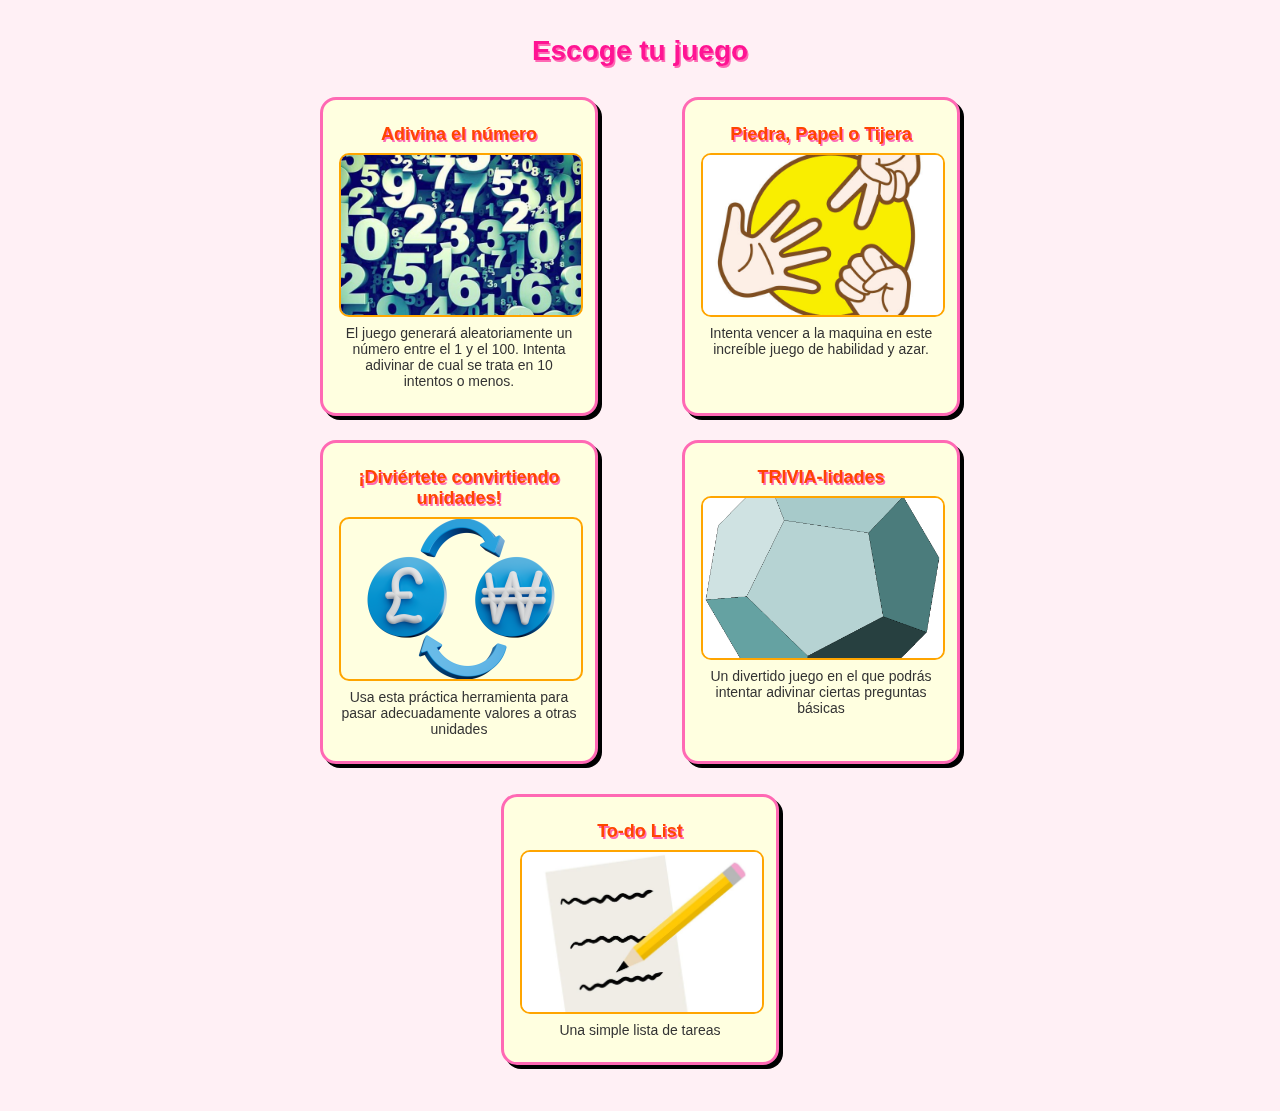
<file: index.html>
<!DOCTYPE html>
<html lang="en">
<head>
    <meta charset="UTF-8">
    <meta name="viewport" content="width=device-width, initial-scale=1.0">
    <title>Juegarrales</title>
    <link rel="stylesheet" href="juegos.css">
</head>
<body>
    <h1>Escoge tu juego</h1>
    <div>
        <a href="juegos/numeros/numeros.html">
            <h1>Adivina el número</h1>
            <img src="img/numeros.jpg" alt="">
            <p>El juego generará aleatoriamente un número entre el 1 y el 100. Intenta adivinar de cual se trata en 10 intentos o menos.</p>
        </a>
    
    
        <a href="juegos/tijereta/tijereta.html">
            <h1>Piedra, Papel o Tijera</h1>
            <img src="img/tijereta.jpg" alt="">
            <p>Intenta vencer a la maquina en este increíble juego de habilidad y azar.</p>
        </a>
    

        <a href="juegos/conversor/conversor.html">
            <h1>¡Diviértete convirtiendo unidades!</h1>
            <img src="img/wones.png" alt="">
            <p>Usa esta práctica herramienta para pasar adecuadamente valores a otras unidades</p>
        </a>
    
    
        <a href="juegos/trivia/trivia.html">
            <h1>TRIVIA-lidades</h1>
            <img src="img/dodecaedro.png" alt="">
            <p>Un divertido juego en el que podrás intentar adivinar ciertas preguntas básicas</p>
        </a>
    </div>
    <div class="contenedor-juegos">
        <a href="">
            <h1>To-do List</h1>
            <img src="img/todo.jpg" alt="">
            <p>Una simple lista de tareas</p>
        </a>
    </div>
</body>
</html>
</file>
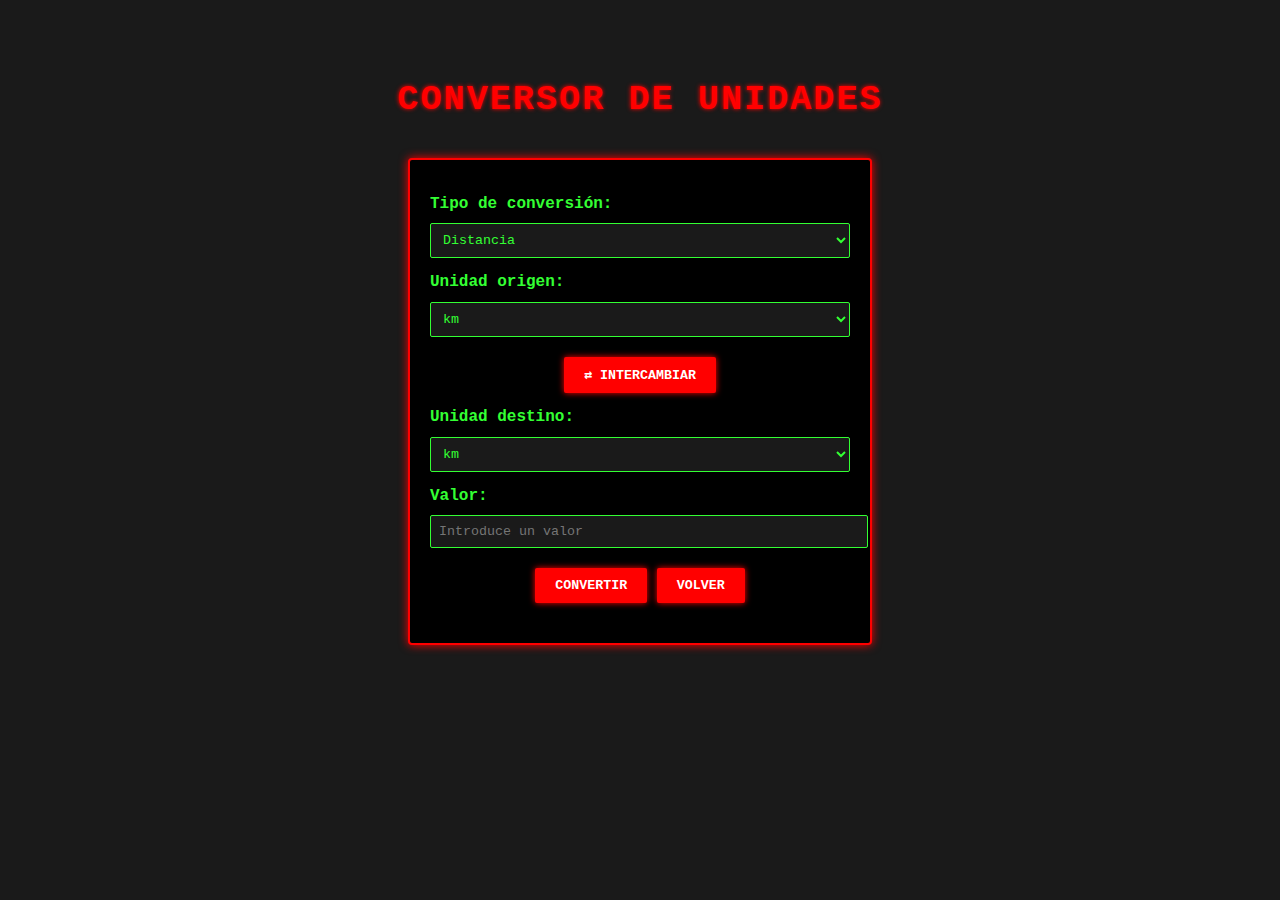
<file: juegos/conversor/conversor.html>
<!DOCTYPE html>
<html lang="es">
<head>
  <meta charset="UTF-8" />
  <meta name="viewport" content="width=device-width, initial-scale=1.0" />
  <title>Conversor de Unidades</title>
  <link rel="stylesheet" href="conversor.css" />
</head>
<body>
  <h1>Conversor de Unidades</h1>

  <div class="conversor">
    <label for="tipo">Tipo de conversión:</label>
    <select id="tipo">
      <option value="distancia">Distancia</option>
      <option value="moneda">Moneda</option>
    </select>

    <label for="origen">Unidad origen:</label>
    <select id="origen"></select>

    <button id="intercambiar">⇄ Intercambiar</button>

    <label for="destino">Unidad destino:</label>
    <select id="destino"></select>

    <label for="valor">Valor:</label>
    <input type="number" id="valor" placeholder="Introduce un valor" />

    <button onclick="convertir()">Convertir</button>
    <button onclick="history.back()">Volver</button>

    <div id="resultado"></div>
  </div>

  <script src="conversor.js"></script>
</body>
</html>
</file>
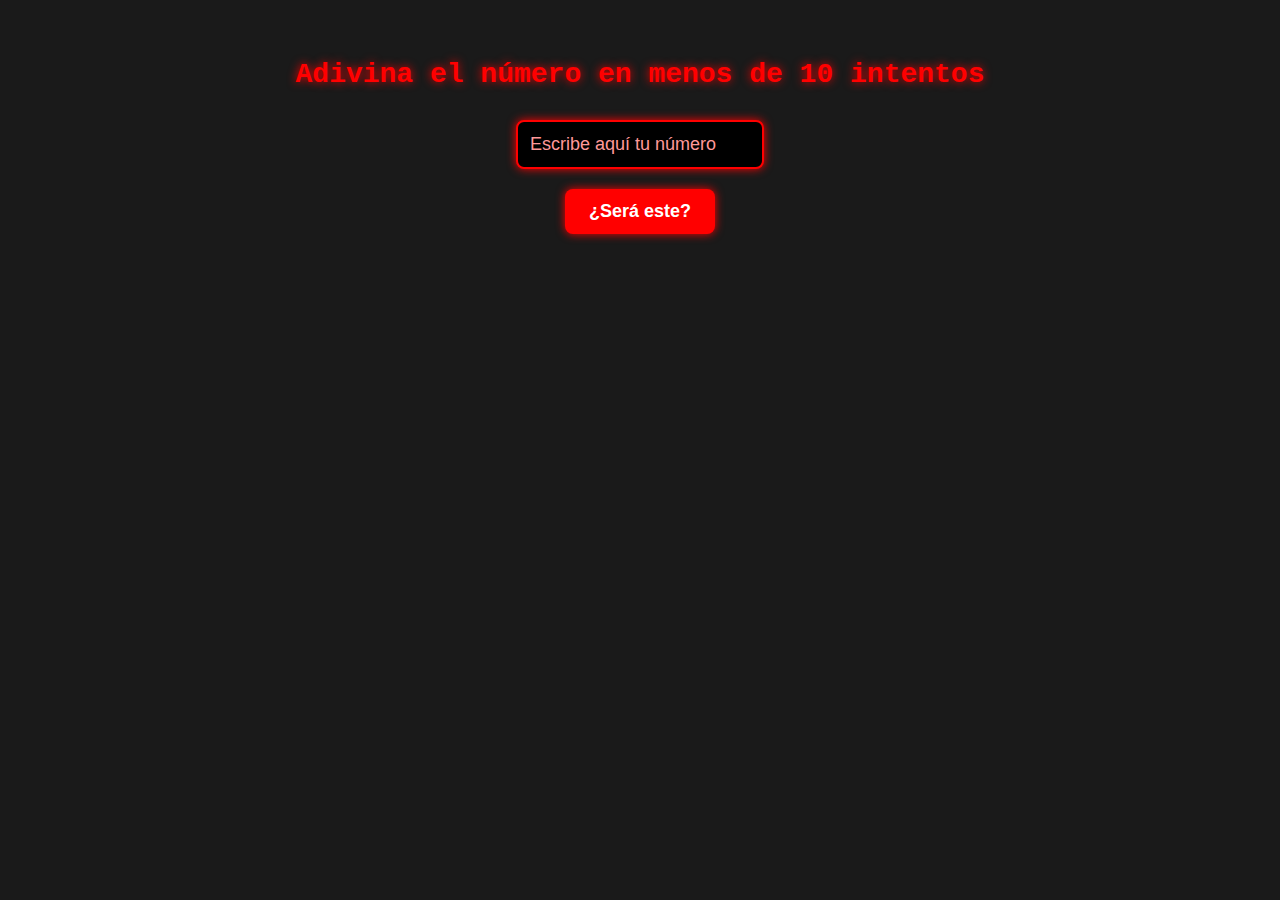
<file: juegos/numeros/numeros.html>
<!DOCTYPE html>
<html lang="en">
<head>
    <meta charset="UTF-8">
    <meta name="viewport" content="width=device-width, initial-scale=1.0">
    <title>Adivina el número</title>
    <link rel="stylesheet" href="numeros.css">
    
</head>
<body>
    <h1>Adivina el número en menos de 10 intentos</h1>
    <div>
        <input type="number" placeholder="Escribe aquí tu número">
        <button>¿Será este?</button>
        <button onclick="history.back()" class="volver" style="display: none;">⏪ Volver</button>

    </div>
</body>
<script src="numero.js"></script>
</html>
</file>
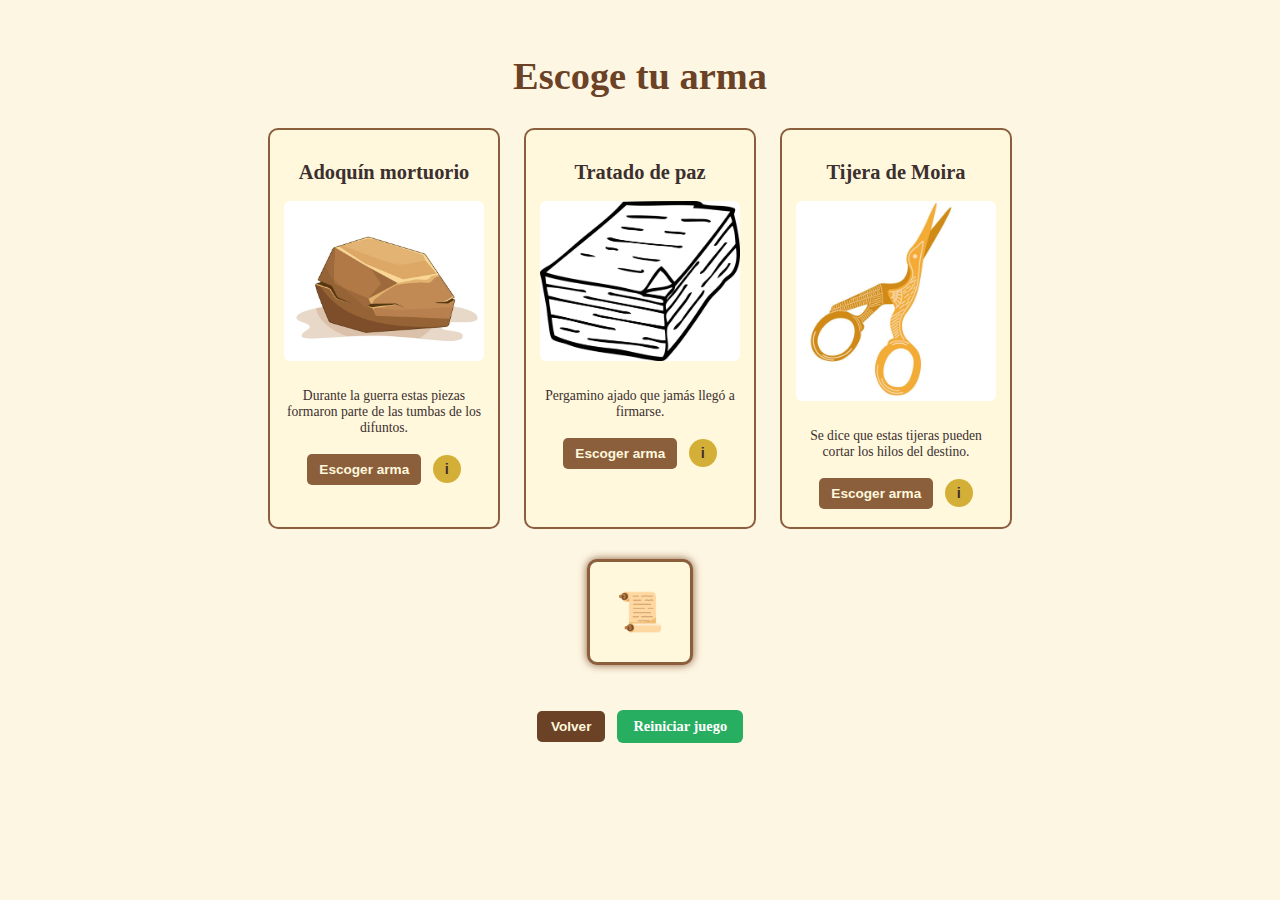
<file: juegos/tijereta/tijereta.html>
<!DOCTYPE html>
<html lang="es">
<head>
  <meta charset="UTF-8" />
  <meta name="viewport" content="width=device-width, initial-scale=1.0"/>
  <title>Piedra, Papel o Tijera</title>
  <link rel="stylesheet" href="tijereta.css" />
</head>
<body>
  <h1>Escoge tu arma</h1>
  <div id="armas">
    <div class="arma" data-arma="piedra">
      <h2>Adoquín mortuorio</h2>
      <img src="img/piedra.jpg" alt="Piedra" />
      <p>Durante la guerra estas piezas formaron parte de las tumbas de los difuntos.</p>
      <button class="btnArma">Escoger arma</button>
      <button class="btnInfo">i</button>
      <p class="info-text">Debilidad:📋</p>
      <p class="info-text">Resistencia:✂️</p>
      <p class="info-text">Neutro:🥌</p>
    </div>

    <div class="arma" data-arma="papel">
      <h2>Tratado de paz</h2>
      <img src="img/papel.jpg" alt="Papel" />
      <p>Pergamino ajado que jamás llegó a firmarse.</p>
      <button class="btnArma">Escoger arma</button>
      <button class="btnInfo">i</button>
      <p class="info-text">Debilidad:✂️</p>
      <p class="info-text">Resistencia:🥌</p>
      <p class="info-text">Neutro:📋</p>
    </div>

    <div class="arma" data-arma="tijera">
      <h2>Tijera de Moira</h2>
      <img src="img/tijera.jpg" alt="Tijera" />
      <p>Se dice que estas tijeras pueden cortar los hilos del destino.</p>
      <button class="btnArma">Escoger arma</button>
      <button class="btnInfo">i</button>
      <p class="info-text">Debilidad:🥌</p>
      <p class="info-text">Resistencia:📋</p>
      <p class="info-text">Neutro:✂️</p>
    </div>
  </div>

<div class="recuadro-maquina">
  <div id="emojiMaquina" class="emoji-rotando">🥌</div>
</div>


  <div id="resultadoMaquina" class="resultado-ruleta"></div>
  <div id="resultadoFinal" class="resultado-final"></div>
  <button class="volver" onclick="history.back()">Volver</button>
  <button id="btnReiniciar" class="reiniciar">Reiniciar juego</button>

  <script src="tijereta.js"></script>
</body>
</html>
</file>
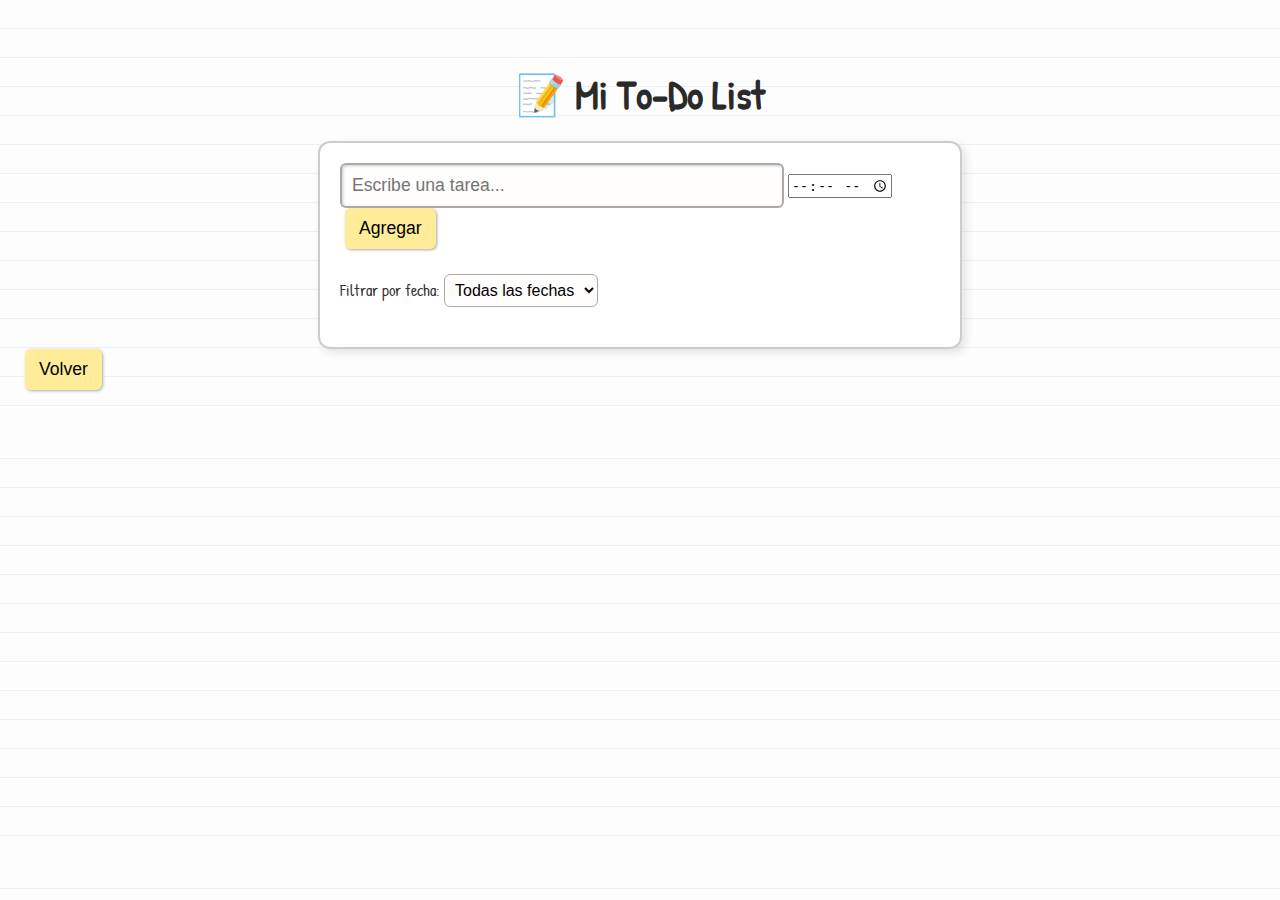
<file: juegos/todo/todo.html>
<!DOCTYPE html>
<html lang="es">
<head>
  <meta charset="UTF-8">
  <title>Lista de Tareas</title>
  <link rel="stylesheet" href="todo.css">
</head>
<body>
  <h1>📝 Mi To-Do List</h1>

  <div class="todo-container">
    <input type="text" id="nueva-tarea" placeholder="Escribe una tarea...">
    <input type="time" id="hora-tarea" title="Hora de la tarea">
    <button id="agregar">Agregar</button>

    <div class="filtro">
      <label for="filtro-fecha">Filtrar por fecha:</label>
      <select id="filtro-fecha">
        <option value="todas">Todas las fechas</option>
      </select>
    </div>

    <ul id="lista-tareas"></ul>
  </div>
  <button onclick="history.back()">Volver</button>

  <script src="todo.js"></script>
</body>
</html>
</file>
<file: juegos.css>
/* Estilo general */
body {
  font-family: 'Comic Sans MS', cursive, sans-serif;
  background-color: #fff0f5;
  margin: 0;
  padding: 16px;
  text-align: center;
}

body::before {
  content: "";
  position: fixed;
  top: 0; left: 0;
  width: 100%; height: 100%;
  background: url('https://gifdb.com/images/high/animated-stars-loading-icon-38ccjfav8iijnqrb.gif') repeat;
  animation: moverFondo 60s linear infinite;
  z-index: -1;
  opacity: 0.2;
}

@keyframes moverFondo {
  0% { background-position: 0 0; }
  100% { background-position: 1000px 1000px; }
}


h1 {
  font-size: 28px;
  color: #ff1493;
  text-shadow: 1.5px 1.5px #ff69b4;
  margin-bottom: 30px;
}

/* Contenedor principal de los 8 juegos */
body > div:first-of-type {
  display: grid;
  grid-template-columns: repeat(2, 1fr);
  gap: 24px;
  max-width: 700px;
  margin: 0 auto 30px;
  justify-items: center;
}

/* Último bloque centrado debajo */
.contenedor-juegos {
  display: flex;
  justify-content: center;
  margin-bottom: 30px;
}

/* Estilo para cada enlace de juego */
a {
  background-color: #ffffe0;
  border: 3px solid #ff69b4;
  border-radius: 16px;
  box-shadow: 4px 4px 0 #000;
  width: 240px;
  padding: 16px;
  text-decoration: none;
  color: #000;
  display: block;
  transition: transform 0.2s ease;
}

a:hover {
  transform: scale(1.04);
}

a h1 {
  font-size: 18px;
  margin: 8px 0;
  color: #ff4500;
}

a img {
  width: 100%;
  height: 160px;
  object-fit: cover;
  border-radius: 10px;
  margin: 8px 0;
  border: 2px solid #ffa500;
  display: block;
}

a p {
  font-size: 14px;
  color: #333;
  margin: 8px 0;
}



/* 📱 Responsive: móviles y tablets */
@media (max-width: 768px) {
  body > div:first-of-type {
    grid-template-columns: 1fr;
  }

  .contenedor-juegos {
    flex-direction: column;
    align-items: center;
  }

  a {
    width: 90%;
    max-width: 320px;
  }

  h1 {
    font-size: 24px;
  }

  a h1 {
    font-size: 16px;
  }

  a img {
    height: 140px;
  }
}
</file>
<file: juegos/conversor/conversor.css>
body {
  font-family: 'Courier New', Courier, monospace;
  background-color: #1a1a1a;
  color: #33ff33;
  text-align: center;
  padding: 40px;
  line-height: 1.6;
}

h1 {
  font-size: 2.2rem;
  color: #ff0000;
  text-transform: uppercase;
  letter-spacing: 2px;
  margin-bottom: 30px;
  text-shadow: 0 0 4px #ff0000;
}

.conversor {
  background-color: #000000;
  border: 2px solid #ff0000;
  padding: 20px;
  border-radius: 4px;
  max-width: 420px;
  margin: 0 auto;
  box-shadow: 0 0 10px #ff0000;
}

label {
  display: block;
  margin-top: 12px;
  font-weight: bold;
  color: #33ff33;
  text-align: left;
}

select,
input {
  width: 100%;
  padding: 8px;
  margin-top: 6px;
  background-color: #1a1a1a;
  color: #33ff33;
  border: 1px solid #33ff33;
  border-radius: 2px;
  font-family: 'Courier New', Courier, monospace;
}

button {
  margin-top: 20px;
  padding: 10px 20px;
  background-color: #ff0000;
  color: #ffffff;
  border: none;
  border-radius: 2px;
  cursor: pointer;
  font-weight: bold;
  font-family: 'Courier New', Courier, monospace;
  text-transform: uppercase;
  box-shadow: 0 0 6px #ff0000;
}

button:hover {
  background-color: #cc0000;
}

#resultado {
  margin-top: 20px;
  font-size: 1.1rem;
  color: #ffff00;
  text-shadow: 0 0 2px #ffff00;
}
@media (max-width: 768px) {
  body {
    padding: 20px;
  }

  h1 {
    font-size: 1.8rem;
    letter-spacing: 1px;
  }

  .conversor {
    padding: 16px;
    max-width: 100%;
    box-shadow: none;
    border-width: 1px;
  }

  label {
    font-size: 0.9rem;
  }

  select,
  input {
    font-size: 0.9rem;
    padding: 6px;
  }

  button {
    font-size: 0.9rem;
    padding: 8px 16px;
  }

  #resultado {
    font-size: 1rem;
  }
}

@media (max-width: 480px) {
  h1 {
    font-size: 1.6rem;
  }

  .conversor {
    padding: 12px;
  }

  label,
  select,
  input,
  button {
    font-size: 0.85rem;
  }

  button {
    padding: 6px 12px;
  }

  #resultado {
    font-size: 0.95rem;
  }
}
</file>
<file: juegos/numeros/numeros.css>
body {
  font-family: 'Courier New', monospace;
  background-color: #1a1a1a;
  color: #ff4c4c;
  margin: 0;
  padding: 40px 20px;
  text-align: center;
  animation: fondoParpadeo 2s infinite alternate;
}

@keyframes fondoParpadeo {
  0% { background-color: #1a1a1a; }
  100% { background-color: #300000; }
}

h1 {
  font-size: 28px;
  color: #ff0000;
  text-shadow: 0 0 10px #ff0000;
  margin-bottom: 30px;
  animation: parpadeoTexto 1s infinite;
}

@keyframes parpadeoTexto {
  0%, 100% { opacity: 1; }
  50% { opacity: 0.4; }
}

div {
  display: flex;
  flex-direction: column;
  align-items: center;
  gap: 20px;
}

input[type="number"] {
  width: 220px;
  padding: 12px;
  font-size: 18px;
  border: 2px solid #ff0000;
  border-radius: 8px;
  background-color: #000;
  color: #ff4c4c;
  box-shadow: 0 0 10px #ff0000;
  outline: none;
}

input[type="number"]::placeholder {
  color: #ff9999;
}

button {
  padding: 12px 24px;
  font-size: 18px;
  font-weight: bold;
  background-color: #ff0000;
  color: #fff;
  border: none;
  border-radius: 8px;
  cursor: pointer;
  box-shadow: 0 0 10px #ff0000;
  transition: transform 0.2s ease;
}

button:hover {
  transform: scale(1.05);
  background-color: #cc0000;
}

button:disabled {
  background-color: #444;
  color: #999;
  cursor: not-allowed;
  box-shadow: none;
}
.volver {
  margin-top: 30px;
  padding: 10px 20px;
  font-size: 16px;
  font-weight: bold;
  background-color: #222;
  color: #ff4c4c;
  border: 2px solid #ff0000;
  border-radius: 8px;
  cursor: pointer;
  box-shadow: 0 0 8px #ff0000;
  transition: transform 0.2s ease;
}

.volver:hover {
  transform: scale(1.05);
  background-color: #400000;
}
</file>
<file: juegos/tijereta/tijereta.css>
body {
  font-family: 'Cinzel', serif;
  background: #fdf6e3;
  color: #3b2f2f;
  padding: 20px;
  text-align: center;
}

h1 {
  font-size: 2.4rem;
  margin-bottom: 30px;
  color: #6b4226;
}

#armas {
  display: flex;
  flex-wrap: wrap;
  justify-content: center;
  gap: 24px;
  margin-bottom: 30px;
  max-width: 900px;
  margin-left: auto;
  margin-right: auto;
}

.arma {
  background: #fff8dc;
  border: 2px solid #8b5e3c;
  border-radius: 10px;
  width: 200px;
  padding: 14px;
  font-size: 0.85rem;
  transition: transform 0.2s ease-in-out;
}

.arma:hover {
  transform: scale(1.02);
}

.arma img {
  width: 100%;
  border-radius: 6px;
  margin-bottom: 10px;
}

button {
  padding: 8px 12px;
  margin: 4px;
  border: none;
  border-radius: 5px;
  cursor: pointer;
  font-weight: bold;
  font-size: 0.85rem;
}

.btnArma {
  background-color: #8b5e3c;
  color: #fff8dc;
}

.btnInfo {
  background-color: #d4af37;
  color: #3b2f2f;
  border-radius: 50%;
  width: 28px;
  height: 28px;
  font-size: 0.9rem;
  line-height: 1;
  padding: 0;
}

.info-text {
  display: none;
  font-style: italic;
  font-size: 0.8rem;
}

.mostrar .info-text {
  display: block;
}

.recuadro-maquina {
  width: 100px;
  height: 100px;
  margin: 0 auto 16px;
  border: 3px solid #8b5e3c;
  border-radius: 10px;
  display: flex;
  align-items: center;
  justify-content: center;
  background-color: #fff8dc;
  font-size: 2.4rem;
  box-shadow: 0 0 8px #8b5e3c;
}

.resultado-ruleta,
.resultado-final {
  margin-top: 16px;
  font-size: 1.2rem;
  font-weight: bold;
}

.volver {
  background-color: #6b4226;
  color: #fff8dc;
  margin-top: 30px;
  padding: 8px 14px;
  font-size: 0.85rem;
}

.reiniciar {
  background-color: #27ae60;
  color: #fff;
  padding: 8px 16px;
  margin-top: 16px;
  border: none;
  border-radius: 6px;
  cursor: pointer;
  font-size: 0.9rem;
  font-family: 'Cinzel', serif;
}

.reiniciar:hover {
  background-color: #2ecc71;
}

/* Móviles */
@media (max-width: 480px) {
  .arma h2 {
    font-size: 0.9rem;
    line-height: 1.2;
    margin-bottom: 6px;
    word-break: break-word;
    text-align: center;
  }

  #armas {
    flex-direction: row;
    flex-wrap: wrap;
    justify-content: space-between;
    gap: 10px;
    margin-bottom: 20px;
  }

  .arma {
    flex: 1 1 calc(33.333% - 10px);
    min-width: 100px;
    max-width: 33.333%;
    box-sizing: border-box;
    padding: 8px;
    font-size: 0.8rem;
  }

  .arma img {
    width: 100%;
    height: auto;
  }

  .btnArma,
  .btnInfo {
    font-size: 0.75rem;
    padding: 5px 8px;
  }

  .info-text {
    font-size: 0.75rem;
  }

  .recuadro-maquina,
  .resultado-ruleta,
  .resultado-final,
  .volver,
  .reiniciar {
    margin-top: 16px;
    width: 100%;
  }
}
</file>
<file: juegos/todo/todo.css>
/* === FUENTE MANUSCRITA === */
@import url('https://fonts.googleapis.com/css2?family=Patrick+Hand&display=swap');

/* === ESTILO GENERAL === */
body {
  font-family: 'Patrick Hand', cursive;
  background: repeating-linear-gradient(
    to bottom,
    #fdfdfd,
    #fdfdfd 28px,
    #cce7ff 29px
  );
  color: #333;
  padding: 40px 20px;
  margin: 0;
}

h1 {
  text-align: center;
  font-size: 2.5em;
  color: #2a2a2a;
  margin-bottom: 20px;
  text-shadow: 1px 1px #fff;
}

/* === CONTENEDOR === */
.todo-container {
  max-width: 600px;
  margin: auto;
  background: rgba(255, 255, 255, 0.9);
  border: 2px solid #ccc;
  border-radius: 12px;
  padding: 20px;
  box-shadow: 4px 4px 10px rgba(0, 0, 0, 0.1);
}

/* === INPUT Y BOTÓN === */
input[type="text"] {
  width: 70%;
  padding: 10px;
  font-size: 1.1em;
  border: 2px solid #aaa;
  border-radius: 6px;
  background: #fffefc;
  box-shadow: inset 1px 1px 3px #ccc;
}

button {
  padding: 10px 14px;
  font-size: 1.1em;
  margin-left: 5px;
  cursor: pointer;
  border: none;
  border-radius: 6px;
  background-color: #ffec99;
  box-shadow: 1px 1px 3px #aaa;
  transition: background 0.3s ease;
}

button:hover {
  background-color: #ffe066;
}

/* === FILTRO === */
.filtro {
  margin-top: 20px;
  text-align: left;
}

#filtro-fecha {
  margin-top: 5px;
  padding: 6px;
  font-size: 1em;
  border-radius: 6px;
  border: 1px solid #aaa;
  background-color: #fffefc;
}

/* === LISTA DE TAREAS === */
ul {
  list-style: none;
  padding: 0;
  margin-top: 20px;
}

li {
  background: #fffefc;
  border-left: 5px solid #ccc;
  margin-bottom: 12px;
  padding: 12px;
  border-radius: 8px;
  position: relative;
  box-shadow: 2px 2px 5px rgba(0, 0, 0, 0.1);
  transition: background 0.3s ease;
}

/* === TAREA COMPLETADA === */
li.completada span {
  text-decoration: line-through;
  color: #999;
}

/* === TAREA IMPORTANTE === */
li.importante {
  border-left: 5px solid #ff6b6b;
  background-color: #fff0f0;
}

/* === TEXTO DE LA TAREA === */
li span {
  display: block;
  font-size: 1.2em;
  margin-bottom: 4px;
}

/* === FECHA === */
.fecha {
  font-size: 0.9em;
  color: #666;
}

/* === BOTONES DE ACCIÓN === */
li button {
  font-size: 1.1em;
  margin-right: 8px;
  background: none;
  border: none;
  cursor: pointer;
  transition: transform 0.2s ease;
}

li button:hover {
  transform: scale(1.2);
}

/* === RESPONSIVE === */
@media (max-width: 600px) {
  input[type="text"] {
    width: 100%;
    margin-bottom: 10px;
  }

  button {
    width: 100%;
    margin: 5px 0;
  }

  .filtro {
    text-align: center;
  }
}
</file>
